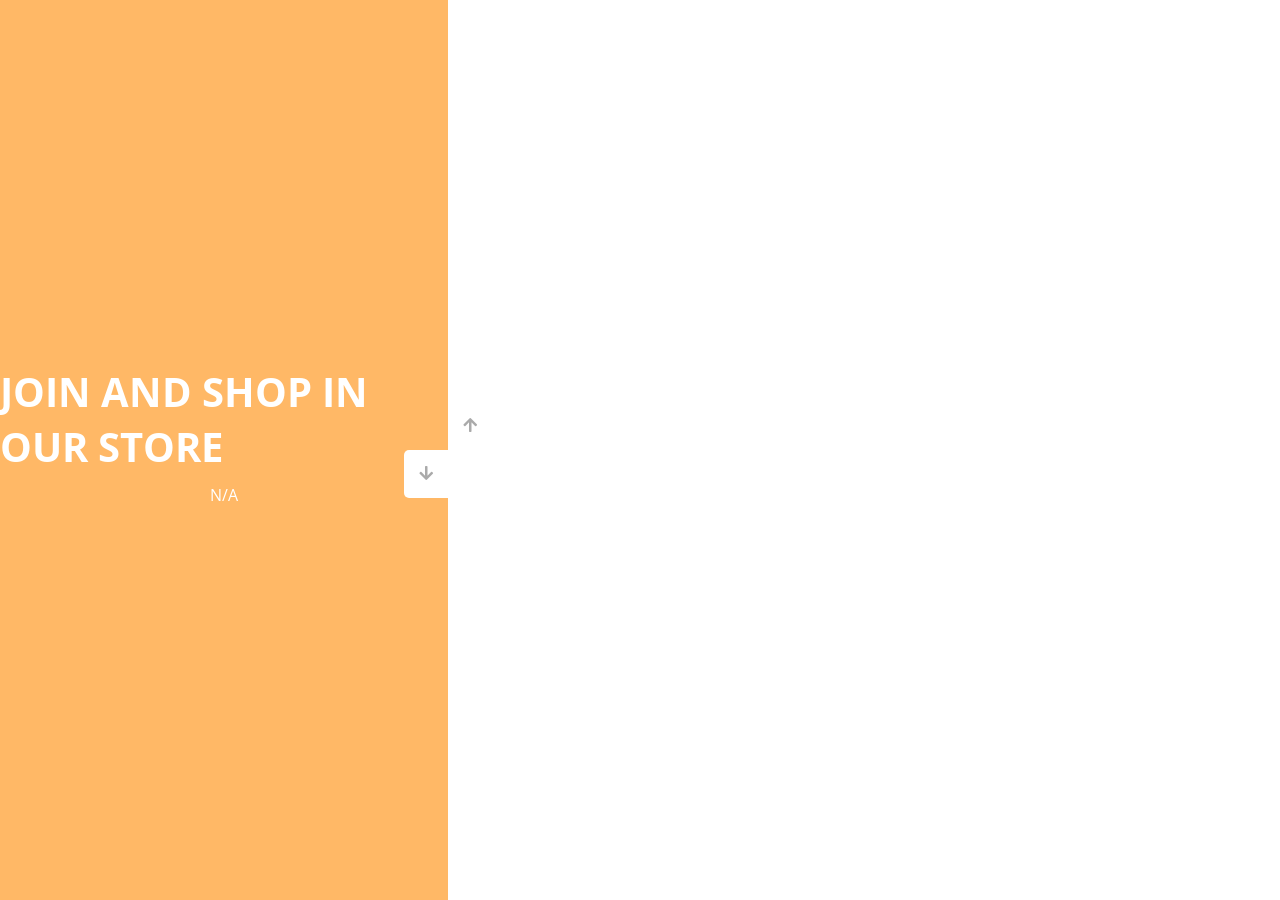
<file: about/about.html>
<!DOCTYPE html>
<html lang="en">
  <head>
    <meta charset="UTF-8" />
    <meta name="viewport" content="width=device-width, initial-scale=1.0" />
    <link rel="stylesheet" href="https://cdnjs.cloudflare.com/ajax/libs/font-awesome/5.15.1/css/all.min.css" />
    <link rel="stylesheet" href="/css/about.css" />
    <title>Vertical Slider</title>
  </head>
  <body>
    <div class="slider-container">
      <div class="left-slide">
        <div style="background-color: #2938ff">
          <h1>JOIN OUR DISCORD</h1>
          <p>https://discord.polarismc.lat</p>
        </div>
        <div style="background-color: #6b9c64">
          <h1>JOIN OUR MINECRAFT SERVER</h1>
          <p>mc.polarismc.lat</p>
        </div>
        <div style="background-color: #ff0000">
          <h1>JOIN OUR YOUTUBE CHANNEL</h1>
          <p>N/A</p>
        </div>
        <div style="background-color: #FFB866">
          <h1>JOIN AND SHOP IN OUR STORE</h1>
          <p>N/A</p>
        </div>
      </div>
      <div class="right-slide">
        <div style="background-image: url('https://i.ytimg.com/vi/_H_FGJUDgmQ/maxresdefault.jpg')"></div>
        <div style="background-image: url('https://yt3.googleusercontent.com/8YREjMpJG4lXPc4oAIXZbSL6GniENWwAJIAGQ2yR3yphhJz_0XUoNoj6uMaWPevxVl721QKKnqM=s900-c-k-c0x00ffffff-no-rj')"></div>
        <div style="background-image: url('https://p4.wallpaperbetter.com/wallpaper/217/807/693/render-video-games-minecraft-wallpaper-preview.jpg')"></div>
        <div style="background-image: url('https://i.ytimg.com/vi/7V5jdOjWVU4/maxresdefault.jpg')"></div>//discord
      </div>
      <div class="action-buttons">
        <button class="down-button">
          <i class="fas fa-arrow-down"></i>
        </button>
        <button class="up-button">
          <i class="fas fa-arrow-up"></i>
        </button>
      </div>
    </div>

    <script src="about.js"></script>
  </body>
</html>
</file>
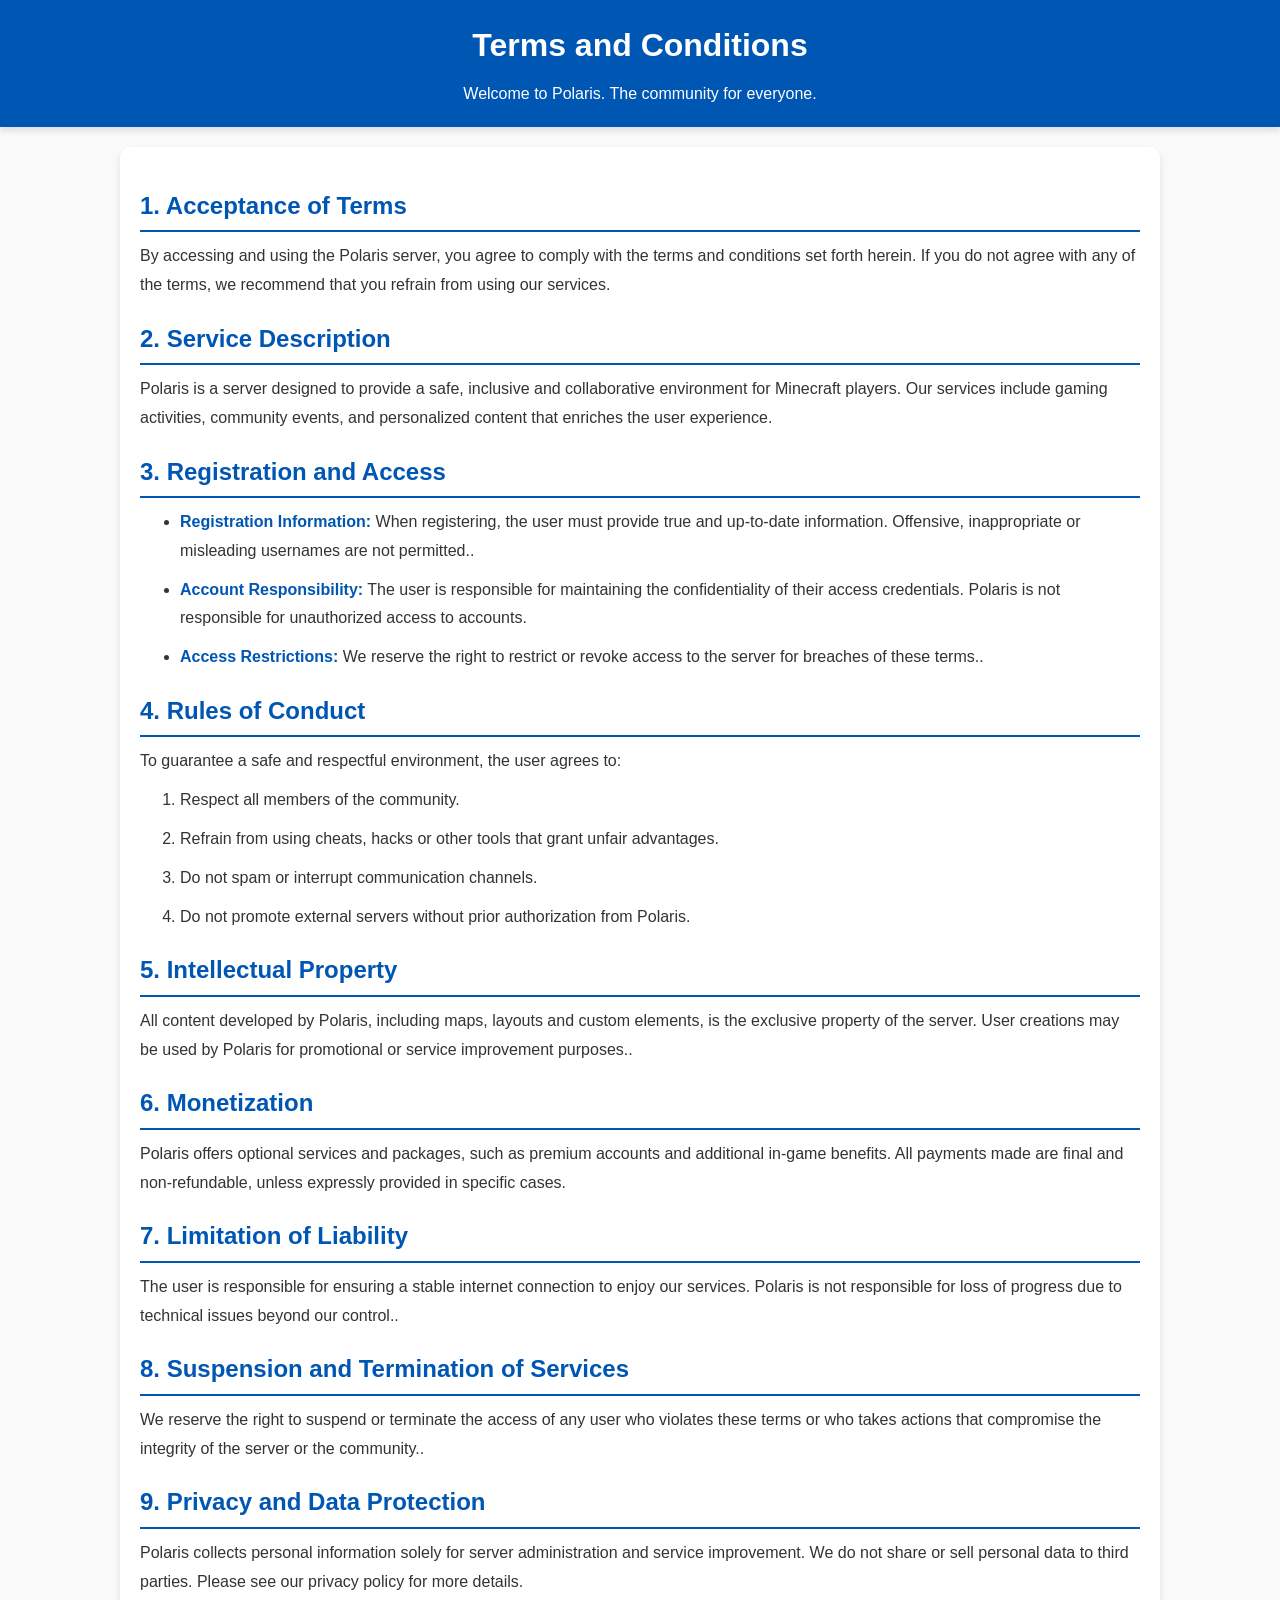
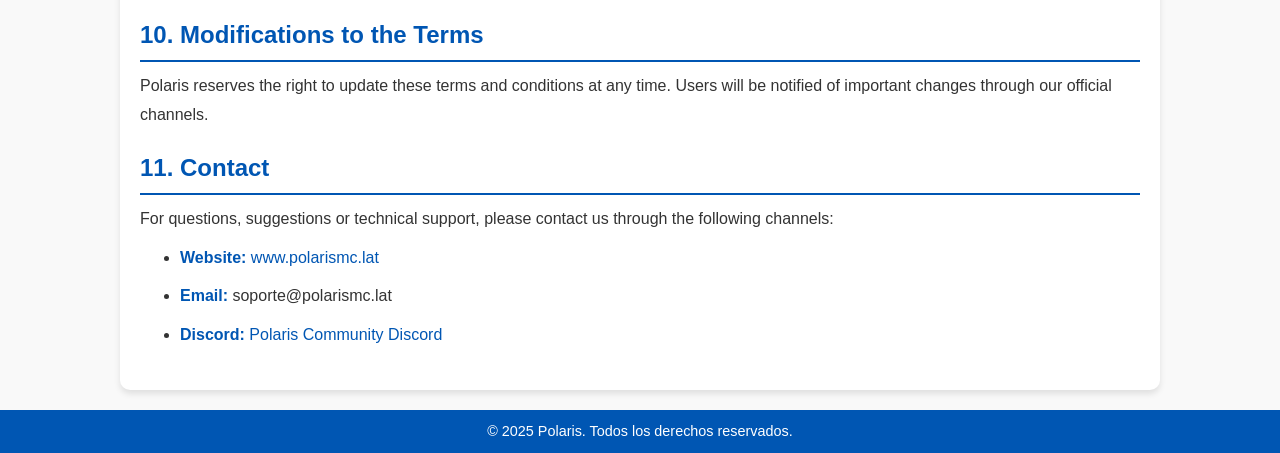
<file: ConditionsPS/ConditionsPS.html>
<!DOCTYPE html>
<html lang="es">
<head>
    <meta charset="UTF-8">
    <meta name="viewport" content="width=device-width, initial-scale=1.0">
    <title>Terms and Conditions - Polaris</title>
    <link rel="stylesheet" href="/css/ConditionsPS.css">
</head>
<body>
    <header class="header">
        <div class="container">
            <h1>Terms and Conditions</h1>
            <p>Welcome to Polaris. The community for everyone.</p>
        </div>
    </header>

    <main class="main-content">
        <section class="section">
            <h2>1. Acceptance of Terms</h2>
            <p>By accessing and using the Polaris server, you agree to comply with the terms and conditions set forth herein. If you do not agree with any of the terms, we recommend that you refrain from using our services.</p>
        </section>

        <section class="section">
            <h2>2. Service Description</h2>
            <p>Polaris is a server designed to provide a safe, inclusive and collaborative environment for Minecraft players. Our services include gaming activities, community events, and personalized content that enriches the user experience.</p>
        </section>

        <section class="section">
            <h2>3. Registration and Access</h2>
            <ul>
                <li><strong>Registration Information:</strong> When registering, the user must provide true and up-to-date information. Offensive, inappropriate or misleading usernames are not permitted..</li>
                <li><strong>Account Responsibility:</strong> The user is responsible for maintaining the confidentiality of their access credentials. Polaris is not responsible for unauthorized access to accounts.</li>
                <li><strong>Access Restrictions:</strong> We reserve the right to restrict or revoke access to the server for breaches of these terms..</li>
            </ul>
        </section>

        <section class="section">
            <h2>4. Rules of Conduct</h2>
            <p>To guarantee a safe and respectful environment, the user agrees to:</p>
            <ol>
                <li>Respect all members of the community.</li>
                <li>Refrain from using cheats, hacks or other tools that grant unfair advantages.</li>
                <li>Do not spam or interrupt communication channels.</li>
                <li>Do not promote external servers without prior authorization from Polaris.</li>
            </ol>
        </section>

        <section class="section">
            <h2>5. Intellectual Property</h2>
            <p>All content developed by Polaris, including maps, layouts and custom elements, is the exclusive property of the server. User creations may be used by Polaris for promotional or service improvement purposes..</p>
        </section>

        <section class="section">
            <h2>6. Monetization</h2>
            <p>Polaris offers optional services and packages, such as premium accounts and additional in-game benefits. All payments made are final and non-refundable, unless expressly provided in specific cases.</p>
        </section>

        <section class="section">
            <h2>7. Limitation of Liability</h2>
            <p>The user is responsible for ensuring a stable internet connection to enjoy our services. Polaris is not responsible for loss of progress due to technical issues beyond our control..</p>
        </section>

        <section class="section">
            <h2>8. Suspension and Termination of Services</h2>
            <p>We reserve the right to suspend or terminate the access of any user who violates these terms or who takes actions that compromise the integrity of the server or the community..</p>
        </section>

        <section class="section">
            <h2>9. Privacy and Data Protection</h2>
            <p>Polaris collects personal information solely for server administration and service improvement. We do not share or sell personal data to third parties. Please see our privacy policy for more details.</p>
        </section>

        <section class="section">
            <h2>10. Modifications to the Terms</h2>
            <p>Polaris reserves the right to update these terms and conditions at any time. Users will be notified of important changes through our official channels.</p>
        </section>

        <section class="section">
            <h2>11. Contact</h2>
            <p>For questions, suggestions or technical support, please contact us through the following channels:</p>
            <ul>
                <li><strong>Website:</strong> <a href="https://www.polarismc.lat">www.polarismc.lat</a></li>
                <li><strong>Email:</strong> soporte@polarismc.lat</li>
                <li><strong>Discord:</strong> <a href="https://discord.polarismc.lat">Polaris Community Discord</a></li>
            </ul>
        </section>
    </main>

    <footer class="footer">
        <p>&copy; 2025 Polaris. Todos los derechos reservados.</p>
    </footer>
</body>
</html>
</file>
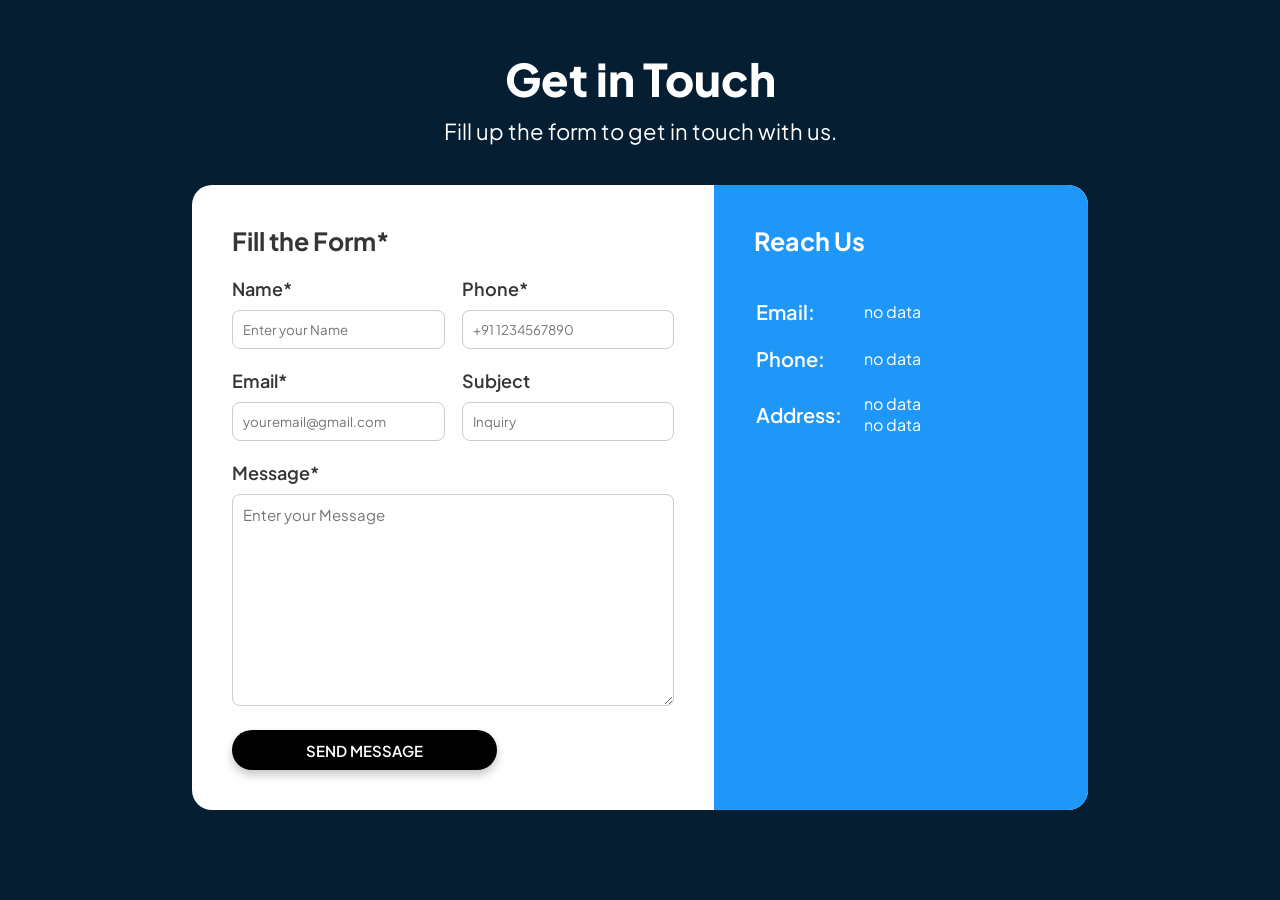
<file: contact/contact.html>
<!DOCTYPE html>
<html lang="en">
<head>
    <!-- Meta tags -->
    <meta charset="UTF-8">
    <meta name="viewport" content="width=device-width, initial-scale=1.0">
    <!-- Title -->
    <title>Contact Form @sauravxcode</title>
    <!-- Link to CSS file -->
    <link rel="stylesheet" href="/css/contact.css">
</head>
<body>
    <!-- Main container -->
    <div class="container">
        <h1>Get in Touch</h1>
        <p>Fill up the form to get in touch with us. </p>

        <!-- Contact form section -->
        <div class="contact-box">
            <!-- Left side of the form -->
            <div class="container-left">
                <h3>Fill the Form*</h3>
                <!-- Form -->
                <form id="contactForm" onsubmit="return validateForm()">
                    <div class="input-row">
                        <div class="input-group">
                            <label>Name*</label>
                            <input type="text" id="name" placeholder="Enter your Name" required>
                        </div>

                        <div class="input-group">
                            <label>Phone*</label>
                            <input type="text" id="phone" placeholder="+91 1234567890" required>
                        </div>
                    </div>
                    
                    <!-- Input row for Email and Subject -->
                    <div class="input-row">
                        <div class="input-group">
                            <label>Email*</label>
                            <input type="email" id="email" placeholder="youremail@gmail.com" required>
                        </div>

                        <div class="input-group">
                            <label>Subject</label>
                            <input type="text" id="subject" placeholder="Inquiry">
                        </div>                       
                    </div>

                    <!-- Label for Message textarea -->
                    <label>Message*</label>
                    <textarea rows="10" id="message" placeholder="Enter your Message" required></textarea>
                    <button type="submit">SEND MESSAGE</button>
                </form>
            </div>
            <!-- Right side with contact information -->
            <div class="container-right">
                <h3>Reach Us</h3>
                <!-- Table for contact information -->
                <table>
                    <tr>
                        <td>Email: </td>
                        <td>no data</td>
                    </tr>

                    <tr>
                        <td>Phone: </td>
                        <td>no data</td>
                    </tr>

                    <tr>
                        <td>Address: </td>
                        <td>no data <br>
                            no data <br></td>
                    </tr>
                </table>
                
                <!-- Map section -->
                <div class="map">
                    <!-- Google Map iframe -->
                    <iframe src="https://www.google.com/maps/embed?pb=!1m18!1m12!1m3!1d3502.2888210618585!2d77.09131724016883!3d28.621104670527558!2m3!1f0!2f0!3f0!3m2!1i1024!2i768!4f13.1!3m3!1m2!1s0x390d04afb8dbcfe1%3A0xaff19e718be2136b!2sMaharaja%20Surajmal%20Institute%20Of%20Technology!5e0!3m2!1sen!2sin!4v1711214006526!5m2!1sen!2sin" width="800" height="275" style="border:0;" allowfullscreen="" loading="lazy" referrerpolicy="no-referrer-when-downgrade"></iframe>
                </div>
            </div>
        </div>
    </div>
    <!-- JavaScript file -->
    <script src="contact.js"></script>
</body>
</html>
</file>
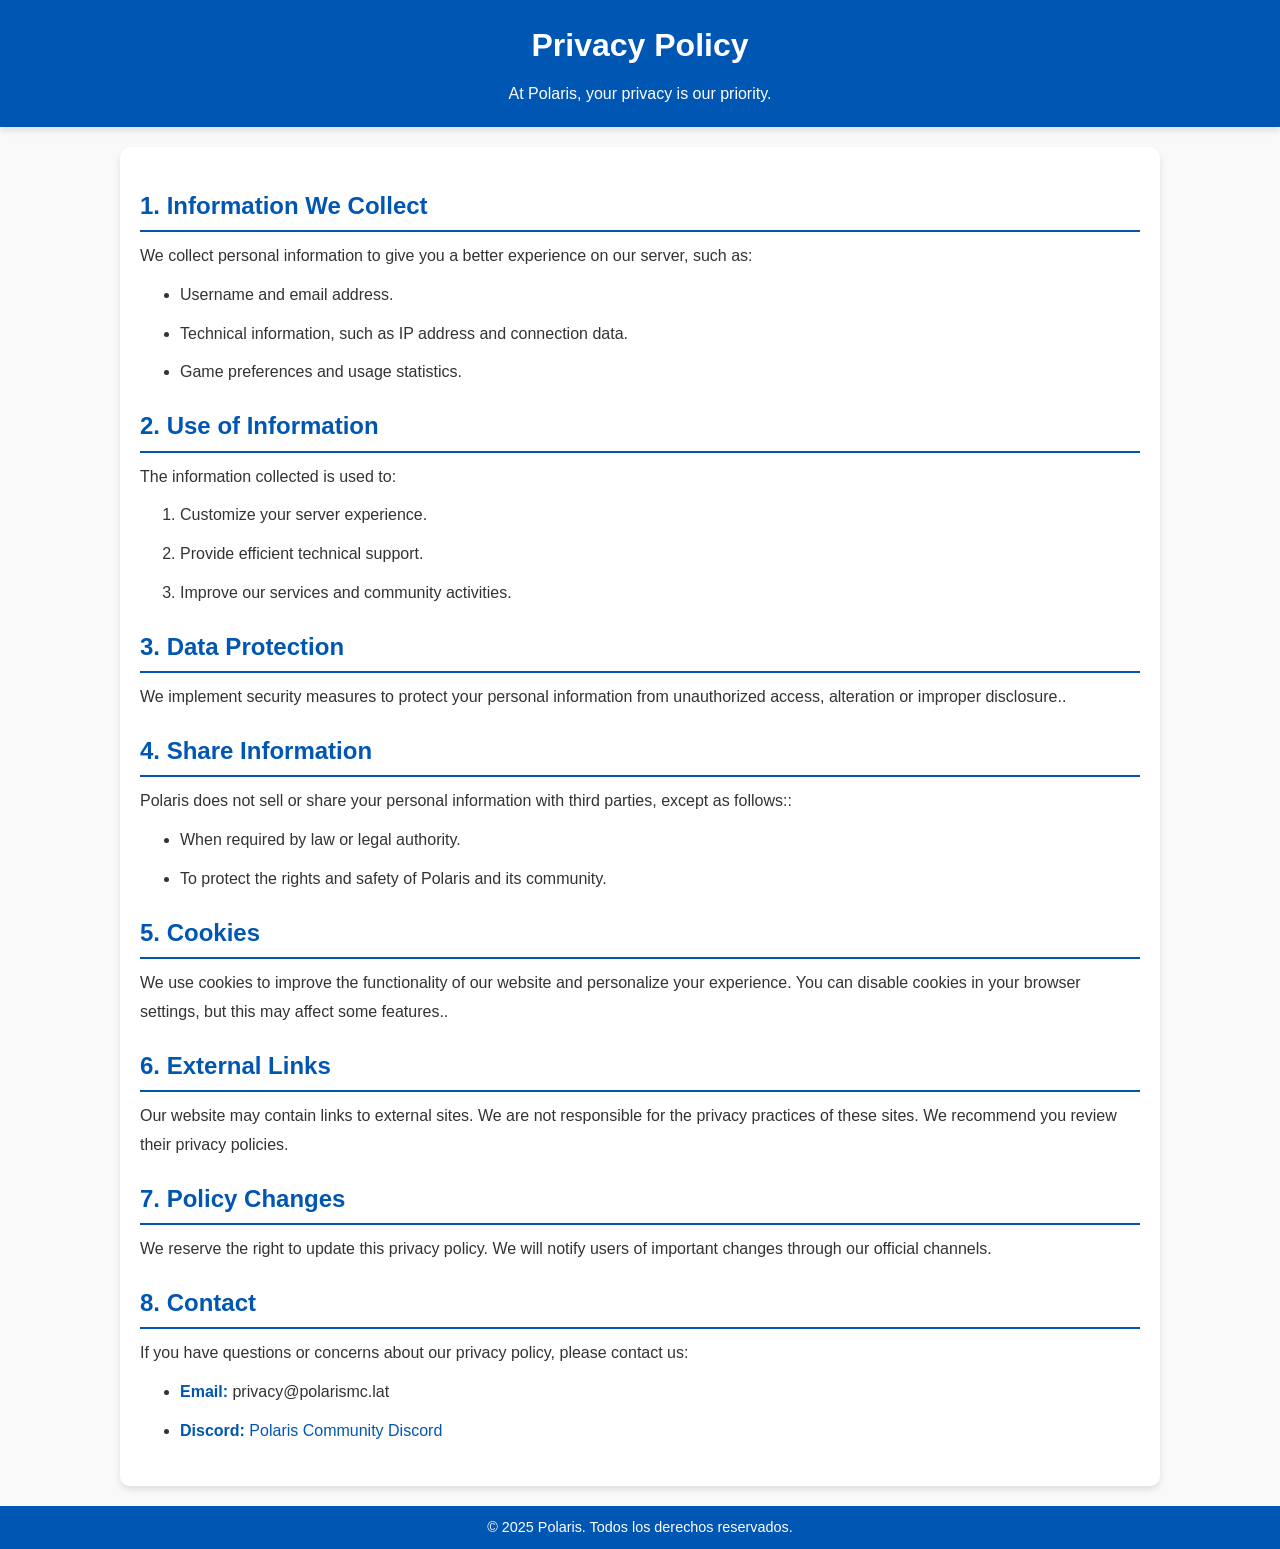
<file: Privacyp/Privacyp.html>
<!DOCTYPE html>
<html lang="es">
<head>
    <meta charset="UTF-8">
    <meta name="viewport" content="width=device-width, initial-scale=1.0">
    <title>Privacy Policy - Polaris</title>
    <link rel="stylesheet" href="/css/Privacyp.css">
</head>
<body>
    <header class="header">
        <div class="container">
            <h1>Privacy Policy</h1>
            <p>At Polaris, your privacy is our priority.</p>
        </div>
    </header>

    <main class="main-content">
        <section class="section">
            <h2>1. Information We Collect</h2>
            <p>We collect personal information to give you a better experience on our server, such as:</p>
            <ul>
                <li>Username and email address.</li>
                <li>Technical information, such as IP address and connection data.</li>
                <li>Game preferences and usage statistics.</li>
            </ul>
        </section>

        <section class="section">
            <h2>2. Use of Information</h2>
            <p>The information collected is used to:</p>
            <ol>
                <li>Customize your server experience.</li>
                <li>Provide efficient technical support.</li>
                <li>Improve our services and community activities.</li>
            </ol>
        </section>

        <section class="section">
            <h2>3. Data Protection</h2>
            <p>We implement security measures to protect your personal information from unauthorized access, alteration or improper disclosure..</p>
        </section>

        <section class="section">
            <h2>4. Share Information</h2>
            <p>Polaris does not sell or share your personal information with third parties, except as follows::</p>
            <ul>
                <li>When required by law or legal authority.</li>
                <li>To protect the rights and safety of Polaris and its community.</li>
            </ul>
        </section>

        <section class="section">
            <h2>5. Cookies</h2>
            <p>We use cookies to improve the functionality of our website and personalize your experience. You can disable cookies in your browser settings, but this may affect some features..</p>
        </section>

        <section class="section">
            <h2>6. External Links</h2>
            <p>Our website may contain links to external sites. We are not responsible for the privacy practices of these sites. We recommend you review their privacy policies.</p>
        </section>

        <section class="section">
            <h2>7. Policy Changes</h2>
            <p>We reserve the right to update this privacy policy. We will notify users of important changes through our official channels.</p>
        </section>

        <section class="section">
            <h2>8. Contact</h2>
            <p>If you have questions or concerns about our privacy policy, please contact us:</p>
            <ul>
                <li><strong>Email:</strong> privacy@polarismc.lat</li>
                <li><strong>Discord:</strong> <a href="https://discord.polarismc.lat">Polaris Community Discord</a></li>
            </ul>
        </section>
    </main>

    <footer class="footer">
        <p>&copy; 2025 Polaris. Todos los derechos reservados.</p>
    </footer>
</body>
</html>
</file>
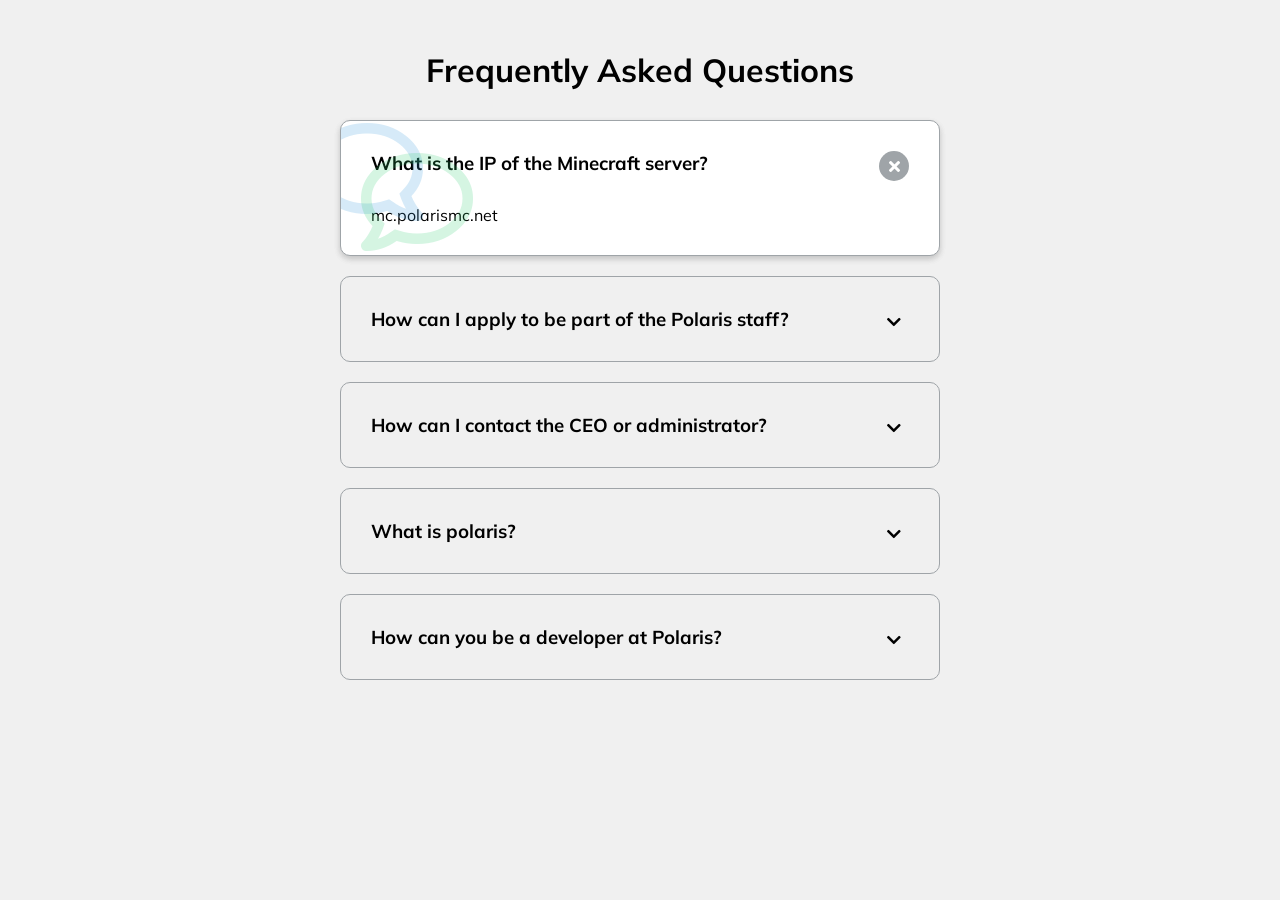
<file: question/question.html>
<!DOCTYPE html>
<html lang="en">
  <head>
    <meta charset="UTF-8" />
    <meta name="viewport" content="width=device-width, initial-scale=1.0" />
    <link rel="stylesheet" href="https://cdnjs.cloudflare.com/ajax/libs/font-awesome/5.14.0/css/all.min.css" integrity="sha512-1PKOgIY59xJ8Co8+NE6FZ+LOAZKjy+KY8iq0G4B3CyeY6wYHN3yt9PW0XpSriVlkMXe40PTKnXrLnZ9+fkDaog==" crossorigin="anonymous" />
    <link rel="stylesheet" href="question.css" />
    <title>FAQ</title>
  </head>
  <body>
    <h1>Frequently Asked Questions</h1>
    <div class="faq-container">
      <div class="faq active">
        <h3 class="faq-title">
          What is the IP of the Minecraft server?
        </h3>

        <p class="faq-text">
          mc.polarismc.net
        </p>

        <button class="faq-toggle">
          <i class="fas fa-chevron-down"></i>
          <i class="fas fa-times"></i>
        </button>
      </div>

      <div class="faq">
        <h3 class="faq-title">
          How can I apply to be part of the Polaris staff?
        </h3>
        <p class="faq-text">
          By filling out the following form: https://forms.gle/TmLd8sjkqwp3vHW68 , once completed, an administrator will review your request within 1 to 3 days and will contact you.
        </p>
        <button class="faq-toggle">
          <i class="fas fa-chevron-down"></i>
          <i class="fas fa-times"></i>
        </button>
      </div>
      
      <div class="faq">
        <h3 class="faq-title">
          How can I contact the CEO or administrator?
        </h3>
        <p class="faq-text">
          Through our discord: discord.polarismc.lat or by the following email: public_pss@outlook.com
        </p>
        <button class="faq-toggle">
          <i class="fas fa-chevron-down"></i>
          <i class="fas fa-times"></i>
        </button>
      </div>
      
      <div class="faq">
        <h3 class="faq-title">
          What is polaris?
        </h3>
        <p class="faq-text">
          Polaris is a community in general, which offers services and well-being to its collaborators.
        </p>
        <button class="faq-toggle">
          <i class="fas fa-chevron-down"></i>
          <i class="fas fa-times"></i>
        </button>
      </div>
      
      <div class="faq">
        <h3 class="faq-title">
          How can you be a developer at Polaris?
        </h3>
        <p class="faq-text">
          Get in touch at the following email: public_pss@outlook.com or open a ticket in our discord at discord.polarismc.lat
        </p>
        <button class="faq-toggle">
          <i class="fas fa-chevron-down"></i>
          <i class="fas fa-times"></i>
        </button>
      </div>
    </div>
    <script src="question.js"></script>
  </body>
</html>
</file>
<file: css/about.css>
@import url('https://fonts.googleapis.com/css?family=Open+Sans');

* {
  box-sizing: border-box;
  margin: 0;
  padding: 0;
}

body {
  font-family: 'Open Sans', sans-serif;
  height: 100vh;
}

.slider-container {
  position: relative;
  overflow: hidden;
  width: 100vw;
  height: 100vh;
}

.left-slide {
  height: 100%;
  width: 35%;
  position: absolute;
  top: 0;
  left: 0;
  transition: transform 0.5s ease-in-out;
}

.left-slide > div {
  height: 100%;
  width: 100%;
  display: flex;
  flex-direction: column;
  align-items: center;
  justify-content: center;
  color: #fff;
}

.left-slide h1 {
  font-size: 40px;
  margin-bottom: 10px;
  margin-top: -30px;
}

.right-slide {
  height: 100%;
  position: absolute;
  top: 0;
  left: 35%;
  width: 65%;
  transition: transform 0.5s ease-in-out;
}

.right-slide > div {
  background-repeat: no-repeat;
  background-size: cover;
  background-position: center center;
  height: 100%;
  width: 100%;
}

button {
  background-color: #fff;
  border: none;
  color: #aaa;
  cursor: pointer;
  font-size: 16px;
  padding: 15px;
}

button:hover {
  color: #222;
}

button:focus {
  outline: none;
}

.slider-container .action-buttons button {
  position: absolute;
  left: 35%;
  top: 50%;
  z-index: 100;
}

.slider-container .action-buttons .down-button {
  transform: translateX(-100%);
  border-top-left-radius: 5px;
  border-bottom-left-radius: 5px;
}

.slider-container .action-buttons .up-button {
  transform: translateY(-100%);
  border-top-right-radius: 5px;
  border-bottom-right-radius: 5px;
}
</file>
<file: css/ConditionsPS.css>
/* ConditionsPS.css */

body {
    margin: 0;
    font-family: Arial, sans-serif;
    line-height: 1.6;
    color: #333;
    background-color: #f9f9f9;
}

.header {
    background-color: #0056b3;
    color: #fff;
    padding: 20px 0;
    text-align: center;
    box-shadow: 0 4px 6px rgba(0, 0, 0, 0.1);
}

.header h1 {
    font-size: 2rem;
    margin: 0;
}

.header p {
    font-size: 1rem;
    margin: 10px 0 0;
}

.container {
    max-width: 1200px;
    margin: 0 auto;
    padding: 0 20px;
}

.main-content {
    padding: 20px;
    background-color: #fff;
    box-shadow: 0 4px 6px rgba(0, 0, 0, 0.1);
    border-radius: 10px;
    margin: 20px auto;
    max-width: 1000px;
}

.section {
    margin-bottom: 20px;
}

.section h2 {
    color: #0056b3;
    font-size: 1.5rem;
    margin-bottom: 10px;
    border-bottom: 2px solid #0056b3;
    padding-bottom: 5px;
}

.section p,
.section ul,
.section ol {
    margin: 10px 0;
    font-size: 1rem;
    line-height: 1.8;
}

.section ul,
.section ol {
    padding-left: 40px;
}

.section li {
    margin-bottom: 10px;
}

.section li strong {
    color: #0056b3;
}

a {
    color: #0056b3;
    text-decoration: none;
}

a:hover {
    text-decoration: underline;
}

.footer {
    text-align: center;
    background-color: #0056b3;
    color: #fff;
    padding: 10px 0;
    margin-top: 20px;
    font-size: 0.9rem;
}

.footer p {
    margin: 0;
}
</file>
<file: css/contact.css>
/* Importing fonts from Google Fonts API */
@import url('https://fonts.googleapis.com/css2?family=DM+Sans:ital,opsz,wght@0,9..40,100..1000;1,9..40,100..1000&family=Lexend:wght@100..900&family=Plus+Jakarta+Sans:ital,wght@0,200..800;1,200..800&display=swap');

/* Resetting default margin and padding for all elements */
* {
    margin: 0;
    padding: 0;
}

/* Setting font family for the body */
body {
    font-family: "Plus Jakarta Sans", sans-serif;
    background: #061e32;
}

/* Container for the main content */
.container {
    width: 80%;
    margin: 50px auto;
}

/* Styling for main heading */
.container h1 {
    color: #ffffff;
    text-align: center;
    font-size: 50px;
    font-weight: 800;
    margin-bottom: 10px;
}

/* Styling for paragraph text */
.container p {
    color: #ffffff;
    text-align: center;
    font-size: 25px;
    margin-bottom: 40px;
}

/* Styling for contact box container */
.contact-box {
    background: #ffffff;
    display: flex;
    border-radius: 20px;
}

/* Styling for left container inside the contact box */
.container-left {
    flex-basis: 60%;
    padding: 40px 60px;
}

/* Styling for right container inside the contact box */
.container-right {
    flex-basis: 40%;
    padding: 40px 60px;
    background: hsl(207, 95%, 55%);
    color: #ffffff;
    border-radius: 0px 20px 20px 0px;
}

/* Styling for heading inside left container */
.container-left h3 {
    font-size: 25px;
    color: #353535;
    margin-bottom: 20px;
}

/* Styling for heading inside right container */
.container-right h3 {
    font-size: 25px;
    color: #ffffff;
    margin-bottom: 20px;
}

/* Styling for input rows */
.input-row {
    display: flex;
    justify-content: space-between;
    margin-bottom: 20px;
}

/* Styling for input groups inside input rows */
.input-row .input-group {
    flex-basis: 45%;
}

/* Styling for input fields */
input {
    width: 95%;
    border: none;
    color: #353535;
    border: 1px solid #ccc;
    border-radius: 8px;
    padding: 10px;
    font-family: "Plus Jakarta Sans", sans-serif;
} 

/* Styling for textareas */
textarea {
    font-family: "Plus Jakarta Sans", sans-serif;
    font-size: 15px;
    width: 100%;
    border: 1px solid #ccc;
    border-radius: 8px;
    outline: none;
    padding: 10px;
    box-sizing: border-box;
}

/* Styling for labels */
label {
    margin-bottom: 10px;
    font-size: 18px;
    font-weight: 600;
    display: block;
    color: #353535;
}

/* Styling for buttons */
button {
    font-family: "Plus Jakarta Sans", sans-serif;
    font-weight: 600;
    font-size: 15px;
    background: #000000;
    border: none;
    outline: none;
    color: #fff;
    width: 20%;
    height: 40px;
    border-radius: 25px;
    margin-top: 20px;
    transition: all 0.5s ease 0s;
    box-shadow: 0px 5px 10px 0px #0000003a;
}

/* Hover styling for buttons */
button:hover {
    color: #fff;
    background: hsl(207, 97%, 35%);
    box-shadow: 0px 5px 10px 0px hsla(207, 97%, 35%, 0.431);
}

/* Styling for table cells */
tr td:first-child {
    font-size: 20px;
    font-weight: 600;
    padding-right: 20px;
}

tr td {
    padding-top: 20px;
}

/* Styling for iframes */
iframe {
    width: 100%;
    border: none;
    border-radius: 10px;
    outline: none;
    margin-top: 30px;
}

/* CSS for larger screens (laptop) */
@media only screen and (min-width: 1367px) {
    .container {
        width: 70%;
    }

    .container h1 {
        font-size: 50px;
    }

    .container p {
        font-size: 25px;
    }

    .container-left,
    .container-right {
        padding: 40px;
    }

    .input-row .input-group {
        flex-basis: 48%;
    }

    button {
        width: 30%;
    }
}

/* CSS for larger screens (laptop) */
@media only screen and (max-width: 1366px) {
    .container {
        width: 70%;
    }

    .container h1 {
        font-size: 45px;
    }

    .container p {
        font-size: 22px;
    }

    .container-left,
    .container-right {
        padding: 40px;
    }

    input {
        width: 90%;
    }

    .input-row .input-group {
        flex-basis: 48%;
    }

    button {
        width: 60%;
    }
}

/* CSS for medium-sized screens (tablet) */
@media only screen and (max-width: 1024px) {

    .contact-box {
        flex-direction: column;
    }

    .container {
        width: 80%;
    }

    .container h1 {
        font-size: 40px;
    }

    .container p {
        font-size: 22px;
    }

    .container-left,
    .container-right {
        padding: 30px;
    }

    .input-row {
        flex-wrap: wrap;
    }

    .input-row .input-group {
        flex-basis: 100%;
        margin-bottom: 15px;
    }

    button {
        width: 25%;
    }
}

/* CSS for smaller screens (mobile) */
@media only screen and (max-width: 767px) {
    .container {
        width: 90%;
    }

    .container h1 {
        font-size: 40px;
    }

    .container p {
        font-size: 18px;
    }

    .container-left,
    .container-right {
        padding: 20px;
    }

    .input-row {
        flex-direction: column; /* Stack input rows vertically */
    }

    .input-row .input-group {
        flex-basis: 100%;
        margin-bottom: 15px;
    }

    input,
    textarea {
        padding: 8px;
    }

    button {
        width: 60%;
    }

    tr td:first-child {
        font-size: 15px;
        font-weight: 600;
        padding-right: 10px;
    }
}
</file>
<file: css/Privacyp.css>
/* PrivacyPolicy.css */

body {
    margin: 0;
    font-family: Arial, sans-serif;
    line-height: 1.6;
    color: #333;
    background-color: #f9f9f9;
}

.header {
    background-color: #0056b3;
    color: #fff;
    padding: 20px 0;
    text-align: center;
    box-shadow: 0 4px 6px rgba(0, 0, 0, 0.1);
}

.header h1 {
    font-size: 2rem;
    margin: 0;
}

.header p {
    font-size: 1rem;
    margin: 10px 0 0;
}

.container {
    max-width: 1200px;
    margin: 0 auto;
    padding: 0 20px;
}

.main-content {
    padding: 20px;
    background-color: #fff;
    box-shadow: 0 4px 6px rgba(0, 0, 0, 0.1);
    border-radius: 10px;
    margin: 20px auto;
    max-width: 1000px;
}

.section {
    margin-bottom: 20px;
}

.section h2 {
    color: #0056b3;
    font-size: 1.5rem;
    margin-bottom: 10px;
    border-bottom: 2px solid #0056b3;
    padding-bottom: 5px;
}

.section p,
.section ul,
.section ol {
    margin: 10px 0;
    font-size: 1rem;
    line-height: 1.8;
}

.section ul,
.section ol {
    padding-left: 40px;
}

.section li {
    margin-bottom: 10px;
}

.section li strong {
    color: #0056b3;
}

a {
    color: #0056b3;
    text-decoration: none;
}

a:hover {
    text-decoration: underline;
}

.footer {
    text-align: center;
    background-color: #0056b3;
    color: #fff;
    padding: 10px 0;
    margin-top: 20px;
    font-size: 0.9rem;
}

.footer p {
    margin: 0;
}
</file>
<file: question/question.css>
@import url('https://fonts.googleapis.com/css?family=Muli&display=swap');

* {
  box-sizing: border-box;
}

body {
  font-family: 'Muli', sans-serif;
  background-color: #f0f0f0;
}

h1 {
  margin: 50px 0 30px;
  text-align: center;
}

.faq-container {
  max-width: 600px;
  margin: 0 auto;
}

.faq {
  background-color: transparent;
  border: 1px solid #9fa4a8;
  border-radius: 10px;
  margin: 20px 0;
  padding: 30px;
  position: relative;
  overflow: hidden;
  transition: 0.3s ease;
}

.faq.active {
  background-color: #fff;
  box-shadow: 0 3px 6px rgba(0, 0, 0, 0.1), 0 3px 6px rgba(0, 0, 0, 0.1);
}

.faq.active::before,
.faq.active::after {
  content: '\f075';
  font-family: 'Font Awesome 5 Free';
  color: #2ecc71;
  font-size: 7rem;
  position: absolute;
  opacity: 0.2;
  top: 20px;
  left: 20px;
  z-index: 0;
}

.faq.active::before {
  color: #3498db;
  top: -10px;
  left: -30px;
  transform: rotateY(180deg);
}

.faq-title {
  margin: 0 35px 0 0;
}

.faq-text {
  display: none;
  margin: 30px 0 0;
}

.faq.active .faq-text {
  display: block;
}

.faq-toggle {
  background-color: transparent;
  border: 0;
  border-radius: 50%;
  cursor: pointer;
  display: flex;
  align-items: center;
  justify-content: center;
  font-size: 16px;
  padding: 0;
  position: absolute;
  top: 30px;
  right: 30px;
  height: 30px;
  width: 30px;
}

.faq-toggle:focus {
  outline: 0;
}

.faq-toggle .fa-times {
  display: none;
}

.faq.active .faq-toggle .fa-times {
  color: #fff;
  display: block;
}

.faq.active .faq-toggle .fa-chevron-down {
  display: none;
}

.faq.active .faq-toggle {
  background-color: #9fa4a8;
}
</file>
